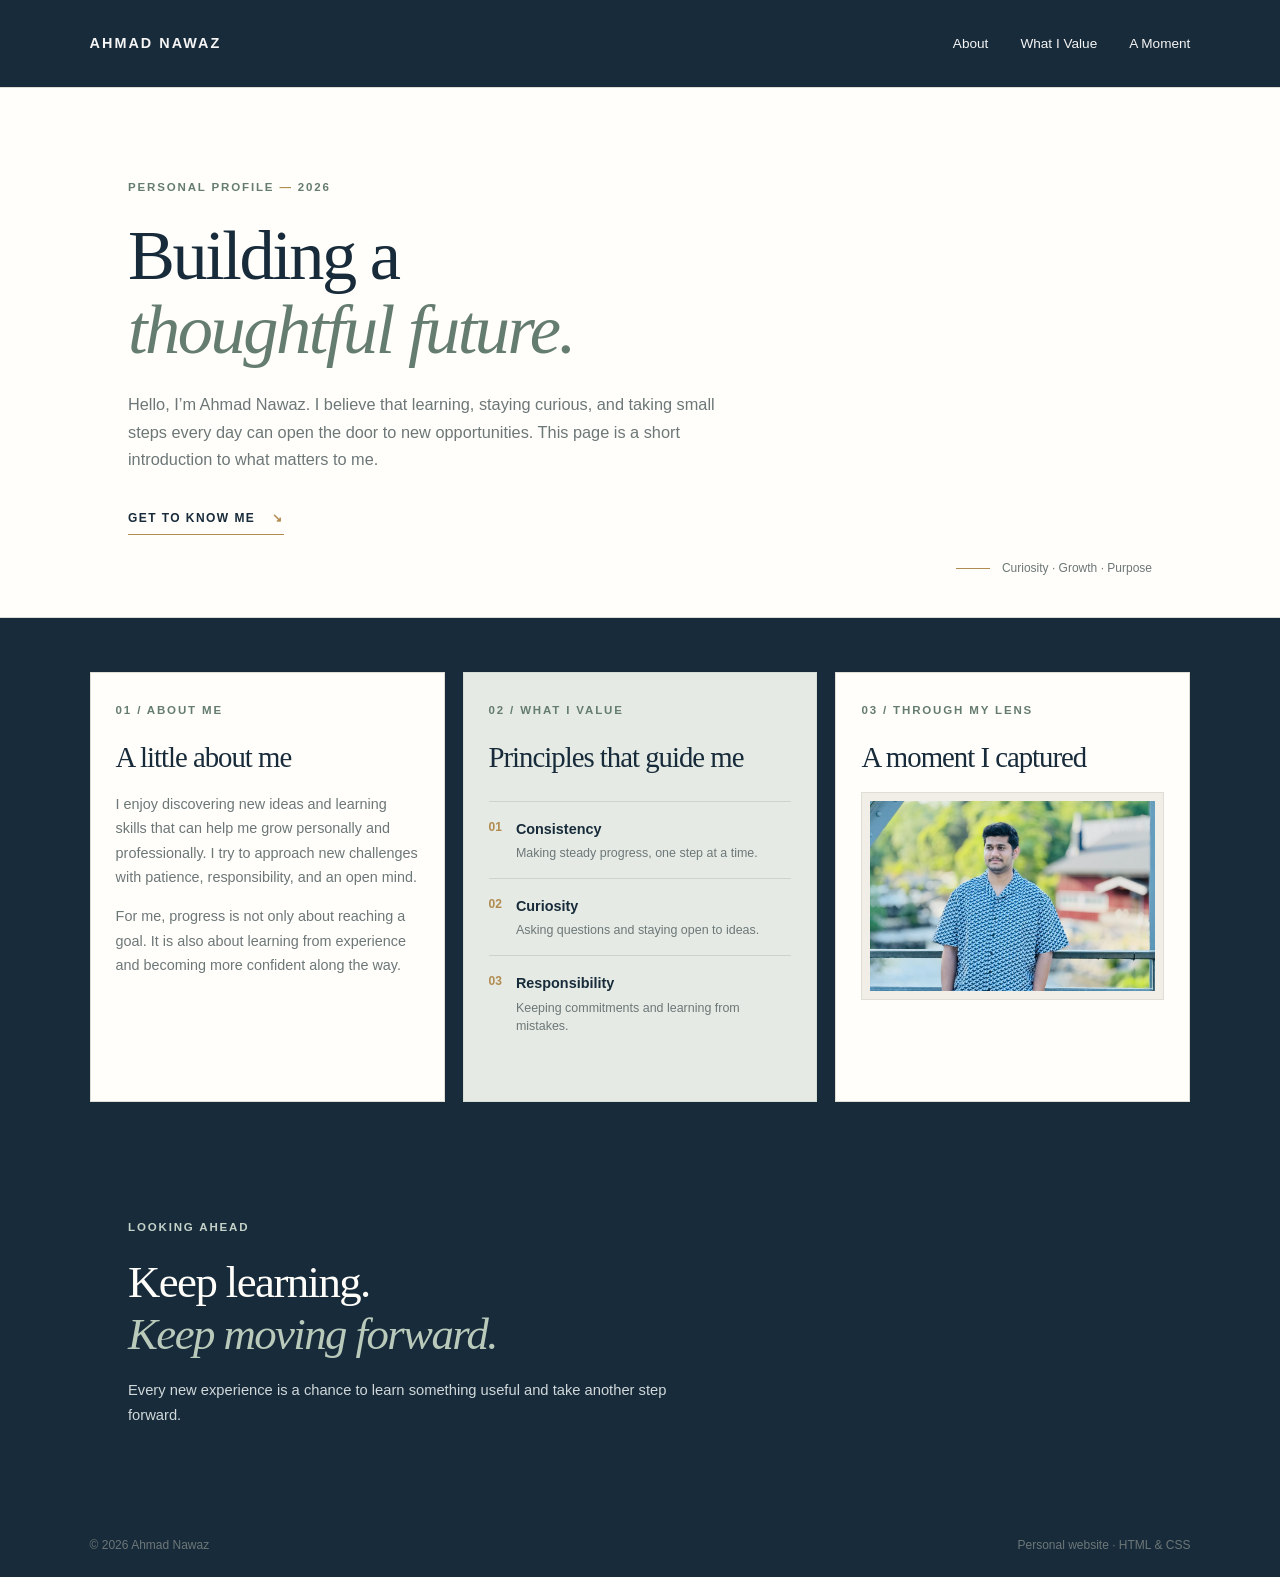
<file: index.html>
<!-- Created by Ahmad Nawaz -->
<!DOCTYPE html>
<html lang="en">
<head>
    <meta charset="UTF-8">
    <meta name="viewport" content="width=device-width, initial-scale=1.0">
    <meta name="description" content="A personal introduction to Ahmad Nawaz, his values, and interests.">
    <title>Ahmad Nawaz | Personal Website</title>
    <link rel="stylesheet" href="style.css">
</head>
<body>
    <header class="site-header">
        <a class="brand" href="#home" aria-label="Ahmad Nawaz home">AHMAD <span>NAWAZ</span></a>
        <nav aria-label="Main navigation">
            <a href="#about">About</a>
            <a href="#values">What I Value</a>
            <a href="#photo">A Moment</a>
        </nav>
    </header>

    <main id="home">
        <section class="hero">
            <p class="eyebrow">PERSONAL PROFILE <span>—</span> 2026</p>
            <h1>Building a<br><em>thoughtful future.</em></h1>
            <p class="hero-copy">
                Hello, I’m Ahmad Nawaz. I believe that learning, staying curious,
                and taking small steps every day can open the door to new opportunities.
                This page is a short introduction to what matters to me.
            </p>
            <a class="text-link" href="#about">GET TO KNOW ME <span aria-hidden="true">↘</span></a>
            <div class="hero-note">
                <span class="note-line"></span>
                <span>Curiosity · Growth · Purpose</span>
            </div>
        </section>

        <section class="intro-grid" aria-label="Personal introduction">
            <article class="info-card" id="about">
                <p class="card-number">01 / ABOUT ME</p>
                <h2>A little about me</h2>
                <p>
                    I enjoy discovering new ideas and learning skills that can help me
                    grow personally and professionally. I try to approach new challenges
                    with patience, responsibility, and an open mind.
                </p>
                <p>
                    For me, progress is not only about reaching a goal. It is also about
                    learning from experience and becoming more confident along the way.
                </p>
            </article>

            <article class="info-card values-card" id="values">
                <p class="card-number">02 / WHAT I VALUE</p>
                <h2>Principles that guide me</h2>
                <ul class="values-list">
                    <li><span>01</span><div><strong>Consistency</strong><small>Making steady progress, one step at a time.</small></div></li>
                    <li><span>02</span><div><strong>Curiosity</strong><small>Asking questions and staying open to ideas.</small></div></li>
                    <li><span>03</span><div><strong>Responsibility</strong><small>Keeping commitments and learning from mistakes.</small></div></li>
                </ul>
            </article>

            <article class="info-card photo-card" id="photo">
                <p class="card-number">03 / THROUGH MY LENS</p>
                <h2>A moment I captured</h2>
                <div class="photo-frame">
                    <img src="images/ahmad.jpeg" alt="A photograph taken by Ahmad Nawaz showing a place or moment that is meaningful to him">
                </div>
              
                
            </article>
        </section>

        <section class="closing">
            <p class="eyebrow">LOOKING AHEAD</p>
            <h2>Keep learning.<br><em>Keep moving forward.</em></h2>
            <p>Every new experience is a chance to learn something useful and take another step forward.</p>
        </section>
    </main>

    <footer class="site-footer">
        <span>© 2026 Ahmad Nawaz</span>
        <span>Personal website · HTML &amp; CSS</span>
    </footer>
</body>
</html>
</file>
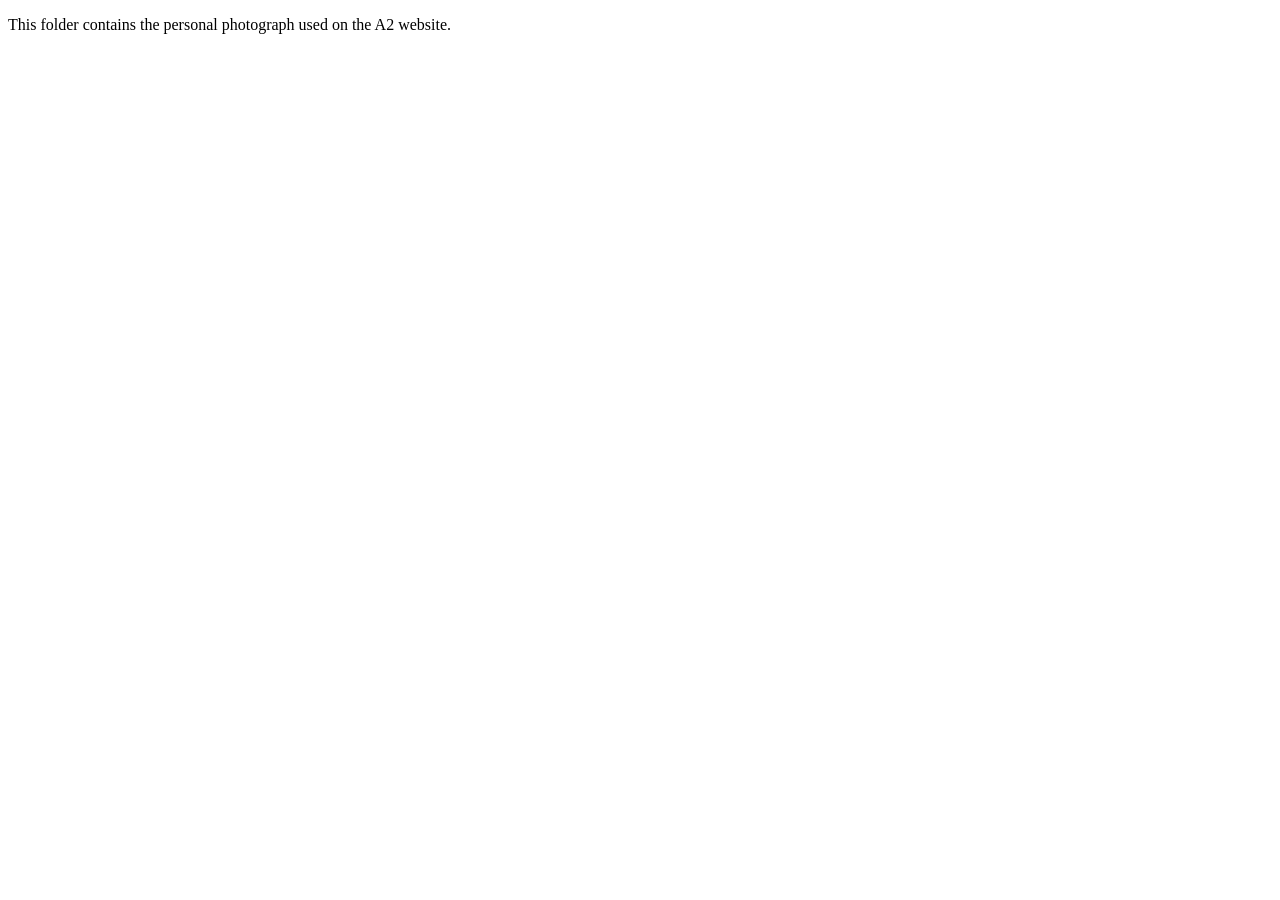
<file: images/index.html>
<!-- Created by Ahmad Nawaz -->
<!DOCTYPE html>
<html lang="en">
<head>
    <meta charset="UTF-8">
    <title>Image folder</title>
</head>
<body>
    <p>This folder contains the personal photograph used on the A2 website.</p>
</body>
</html>
</file>
<file: style.css>
/* Created by Ahmad Nawaz */
:root {
    --navy: #182b3a;
    --navy-soft: #314655;
    --sage: #657c70;
    --sage-light: #e5ebe4;
    --brass: #b18b50;
    --paper: #f7f5ef;
    --white: #fffefa;
    --line: #deded4;
    --muted: #6d7778;
}

* {
    box-sizing: border-box;
}

html {
    scroll-behavior: smooth;
}

body {
    margin: 0;
    background: var(--paper);
    color: var(--navy);
    font-family: Arial, Helvetica, sans-serif;
    line-height: 1.7;
    background-color: #182b3a;
}

.site-header {
    min-height: 88px;
    padding: 0 7%;
    display: flex;
    align-items: center;
    justify-content: space-between;
    border-bottom: 1px solid var(--line);
    color: whitesmoke  ;
     background-color: #182b3a;
}

.brand {

    font-size: 0.9rem;
    font-weight: 800;
    letter-spacing: 0.14em;
    text-decoration: none;
    color: whitesmoke   ;
}

.brand span {
    color: whitesmoke;
}

nav {
    display: flex;
    gap: 32px;
}

nav a {
    color: whitesmoke;
    font-size: 0.85rem;
    text-decoration: none;
}

nav a:hover,
.text-link:hover {
    color: var(--brass);
}

.hero {
    position: relative;
    padding: 90px 10% 82px;
    background: var(--white);
    border-bottom: 1px solid var(--line);
}

.eyebrow,
.card-number {
    margin: 0 0 20px;
    color: var(--sage);
    font-size: 0.72rem;
    font-weight: 700;
    letter-spacing: 0.16em;
}

.eyebrow span {
    color: var(--brass);
}

h1,
h2 {
    margin-top: 0;
    font-family: Georgia, "Times New Roman", serif;
    font-weight: 400;
    letter-spacing: -0.035em;
}

h1 {
    max-width: 760px;
    margin-bottom: 24px;
    font-size: 4.4rem;
    line-height: 1.06;
}

h1 em,
.closing h2 em {
    color: var(--sage);
    font-weight: 400;
}

.hero-copy {
    max-width: 590px;
    color: var(--muted);
    font-size: 1.02rem;
}

.text-link {
    display: inline-block;
    margin-top: 18px;
    padding-bottom: 5px;
    border-bottom: 1px solid var(--brass);
    color: var(--navy);
    font-size: 0.75rem;
    font-weight: 700;
    letter-spacing: 0.12em;
    text-decoration: none;
}

.text-link span {
    margin-left: 12px;
    color: var(--brass);
}

.hero-note {
    position: absolute;
    right: 10%;
    bottom: 38px;
    display: flex;
    align-items: center;
    gap: 12px;
    color: var(--muted);
    font-size: 0.75rem;
}

.note-line {
    display: inline-block;
    width: 34px;
    height: 1px;
    background: var(--brass);
}

.intro-grid {
    display: grid;
    grid-template-columns: repeat(3, minmax(0, 1fr));
    gap: 18px;
    padding: 54px 7%;
    align-items: stretch;
}

.info-card {
    min-height: 430px;
    padding: 28px 25px;
    border: 1px solid var(--line);
    background: var(--white);
}

.info-card h2 {
    margin-bottom: 17px;
    font-size: 1.8rem;
    line-height: 1.2;
}

.info-card p:not(.card-number):not(.photo-caption):not(.photo-reminder) {
    color: var(--muted);
    font-size: 0.9rem;
}

.values-card {
    background: var(--sage-light);
    border-color: #d6dfd5;
}

.values-list {
    margin: 26px 0 0;
    padding: 0;
    list-style: none;
}

.values-list li {
    display: flex;
    gap: 14px;
    padding: 15px 0;
    border-top: 1px solid #cbd5cb;
}

.values-list li > span {
    color: var(--brass);
    font-size: 0.75rem;
    font-weight: 700;
}

.values-list strong,
.values-list small {
    display: block;
}

.values-list strong {
    font-size: 0.9rem;
}

.values-list small {
    margin-top: 3px;
    color: var(--muted);
    font-size: 0.78rem;
    line-height: 1.5;
}

.photo-frame {
    padding: 8px;
    border: 1px solid var(--line);
    background: #f0eee7;
}

.photo-frame img {
    display: block;
    width: 100%;
    height: 190px;
    object-fit: cover;
    background: #e4e2d9;
    color: var(--navy);
    font-size: 0.8rem;
}

.photo-caption {
    margin: 14px 0 0;
    color: var(--muted);
    font-size: 0.82rem;
}

.photo-reminder {
    margin-top: 12px;
    color: #8a6b38;
    font-size: 0.72rem;
}

code {
    padding: 2px 4px;
    background: #f1eee5;
    font-size: 0.75rem;
}

.closing {
    padding: 62px 10% 70px;
    background: var(--navy);
    color: var(--white);
}

.closing .eyebrow {
    color: #c4d2c8;
}

.closing h2 {
    margin-bottom: 18px;
    font-size: 2.8rem;
    line-height: 1.15;
}

.closing h2 em {
    color: #b9cabb;
}

.closing > p:last-child {
    max-width: 560px;
    color: #d0d8da;
    font-size: 0.92rem;
}

.site-footer {
    display: flex;
    justify-content: space-between;
    gap: 20px;
    padding: 22px 7%;
    color: var(--muted);
    font-size: 0.75rem;
}

@media (max-width: 900px) {
    .intro-grid {
        grid-template-columns: 1fr;
        padding-right: 7%;
        padding-left: 7%;
    }

    .info-card {
        min-height: auto;
    }

    .photo-frame img {
        height: 260px;
    }

    .hero-note {
        position: static;
        margin-top: 35px;
    }
}

@media (max-width: 600px) {
    .site-header {
        padding: 20px 6%;
        align-items: flex-start;
        flex-direction: column;
        gap: 14px;
    }

    nav {
        flex-wrap: wrap;
        gap: 18px;
    }

    .hero {
        padding: 62px 7% 55px;
    }

    h1 {
        font-size: 3rem;
    }

    .closing h2 {
        font-size: 2.2rem;
    }

    .site-footer {
        flex-direction: column;
        gap: 5px;
    }
}
</file>
